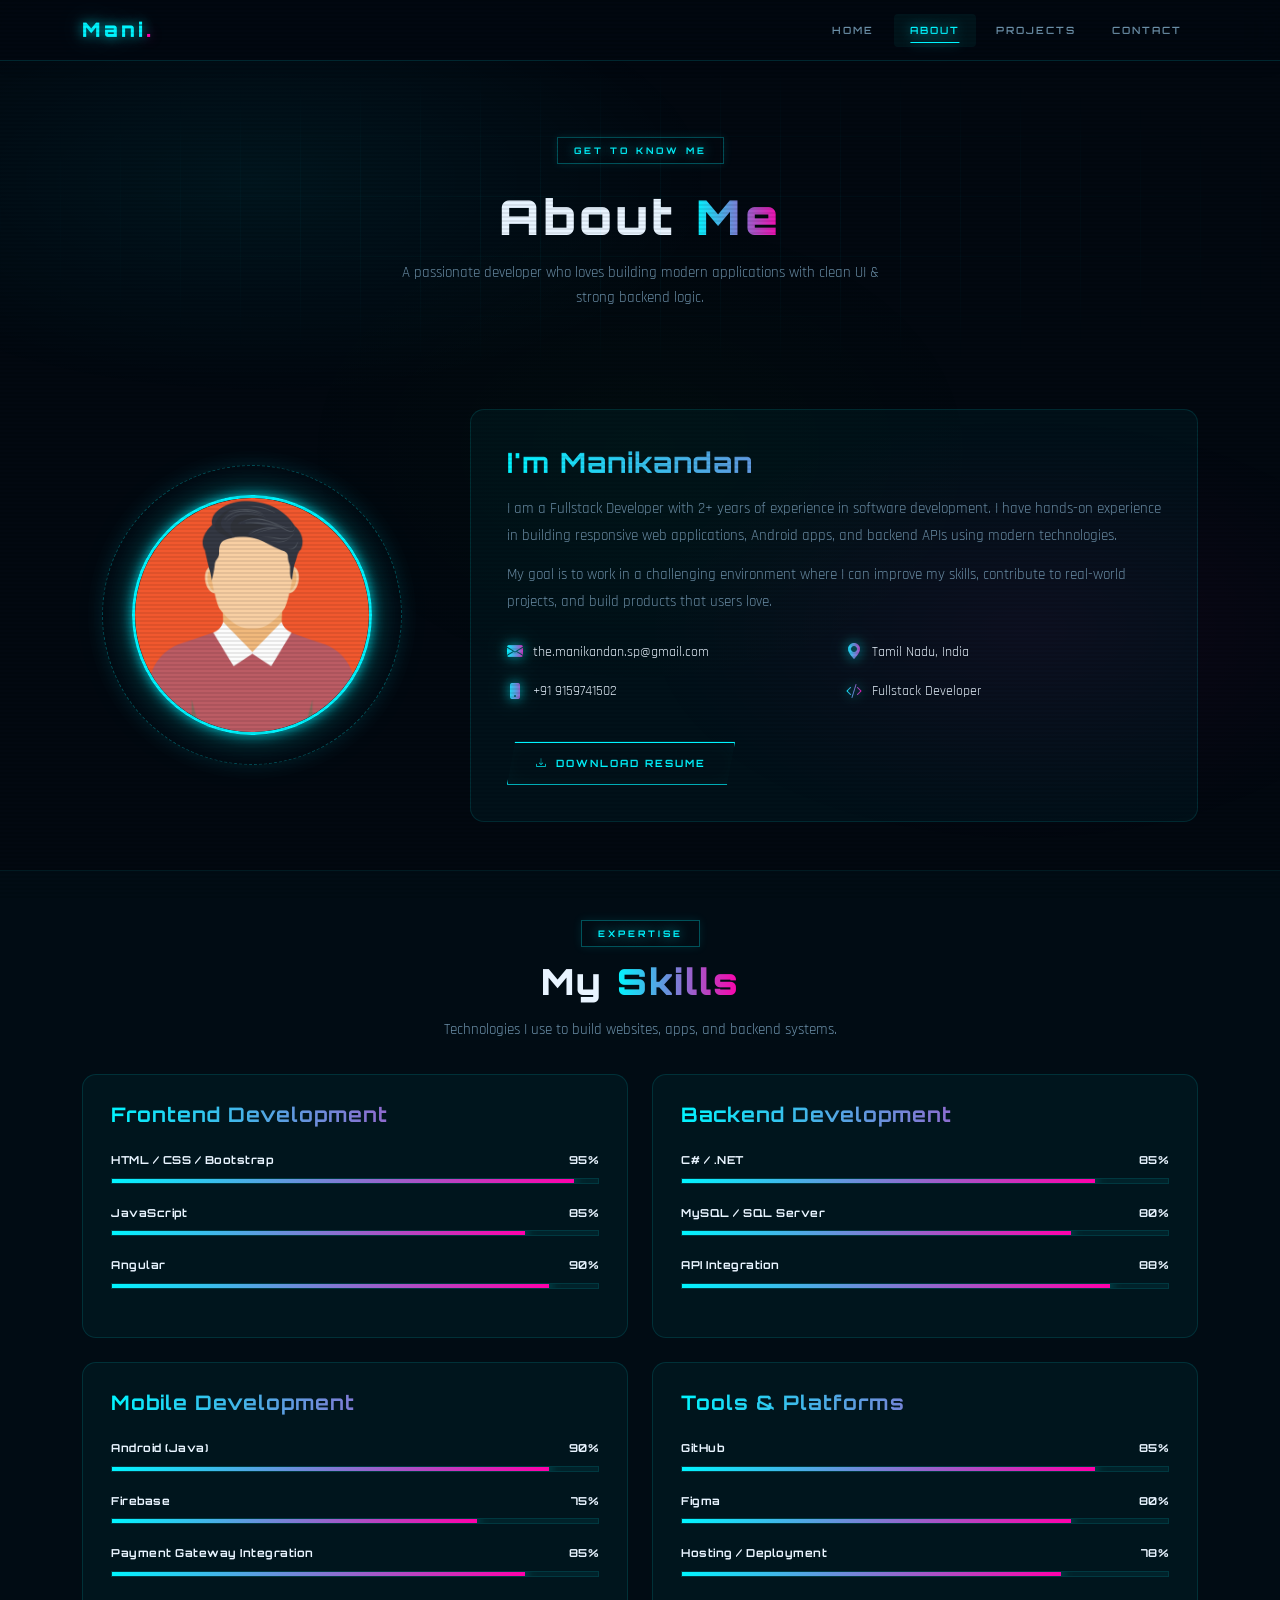
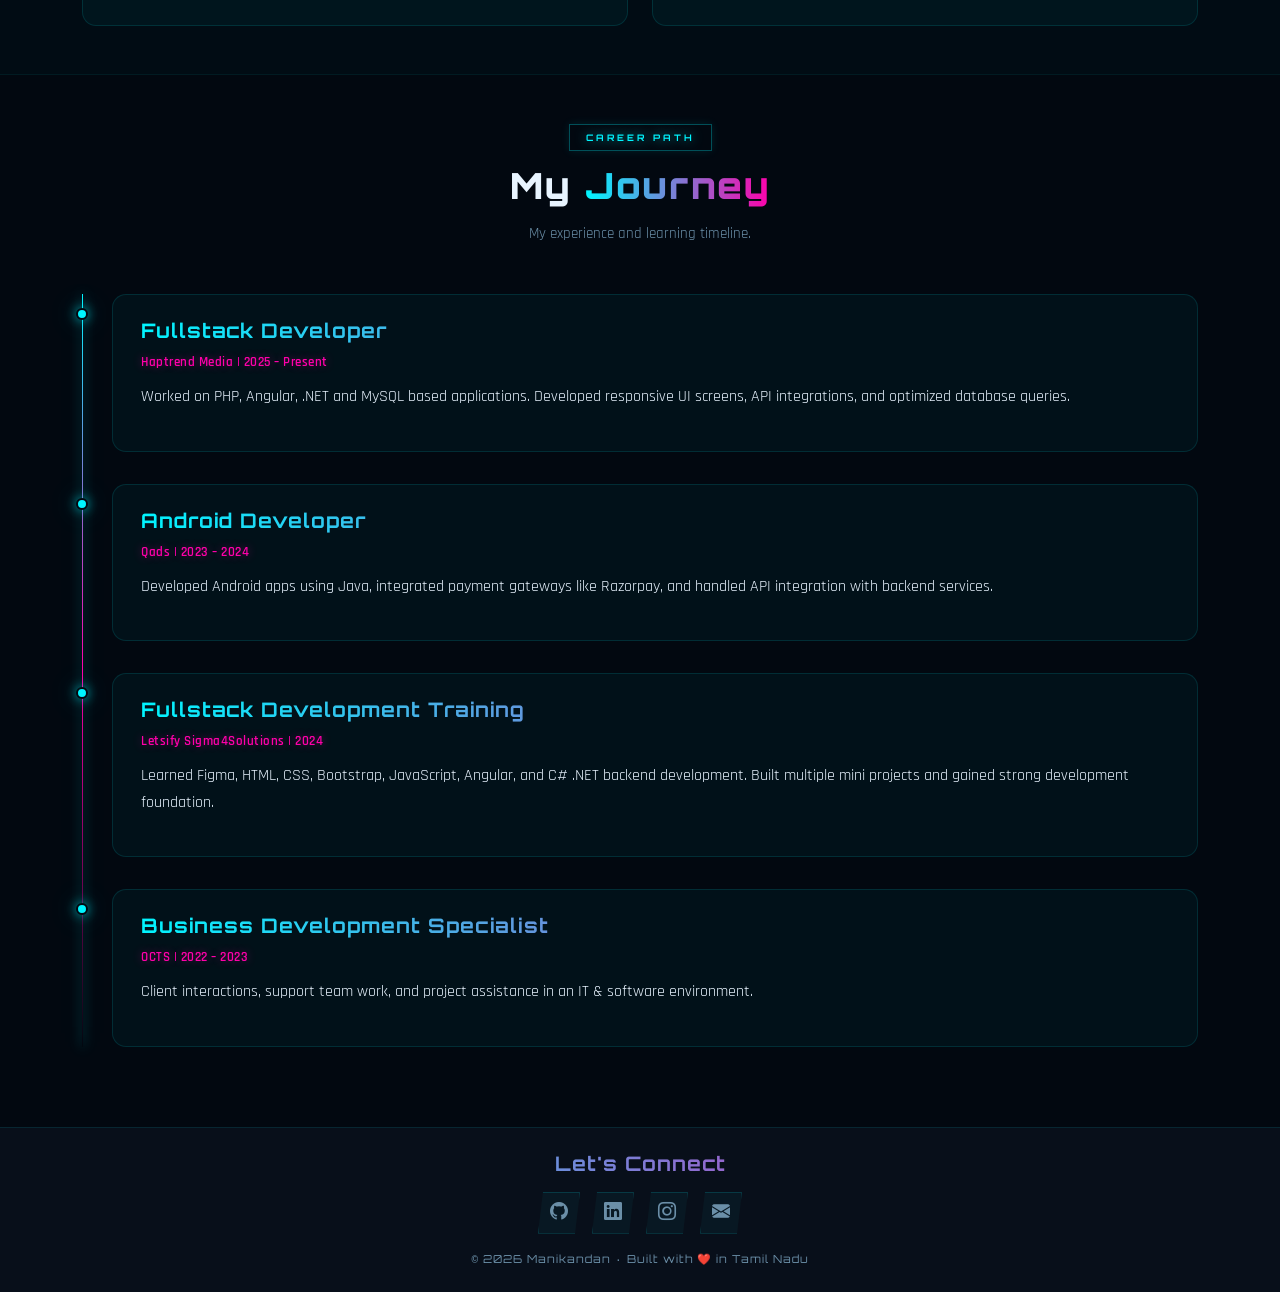
<file: about.html>
<!DOCTYPE html>
<html lang="en">
<head>
  <meta charset="UTF-8">
  <meta name="viewport" content="width=device-width, initial-scale=1.0">
  <title>About | Manikandan</title>
  <link href="https://cdn.jsdelivr.net/npm/bootstrap@5.3.2/dist/css/bootstrap.min.css" rel="stylesheet">
  <link rel="stylesheet" href="https://cdn.jsdelivr.net/npm/bootstrap-icons@1.11.1/font/bootstrap-icons.css">
  <link href="https://fonts.googleapis.com/css2?family=Orbitron:wght@400;600;700;800;900&family=Rajdhani:wght@300;400;500;600;700&display=swap" rel="stylesheet">
  <link rel="stylesheet" href="assets/css/style.css">
</head>
<body>

<nav class="navbar navbar-expand-lg fixed-top site-navbar">
  <div class="container">
    <a class="navbar-brand brand-logo" href="index.html">Mani<span>.</span></a>
    <button class="navbar-toggler" type="button" data-bs-toggle="collapse" data-bs-target="#navbarNav">
      <span class="hamburger-icon"><span></span><span></span><span></span></span>
    </button>
    <div class="collapse navbar-collapse justify-content-end" id="navbarNav">
      <ul class="navbar-nav gap-1">
        <li class="nav-item"><a class="nav-link" href="index.html">Home</a></li>
        <li class="nav-item"><a class="nav-link active" href="about.html">About</a></li>
        <li class="nav-item"><a class="nav-link" href="projects.html">Projects</a></li>
        <li class="nav-item"><a class="nav-link" href="contact.html">Contact</a></li>
      </ul>
    </div>
  </div>
</nav>

<!-- PAGE HERO -->
<section class="page-hero">
  <div class="container text-center">
    <span class="section-tag">Get to Know Me</span>
    <h1 class="page-hero-title">About <span class="gradient-text">Me</span></h1>
    <p class="page-hero-sub">A passionate developer who loves building modern applications with clean UI &amp; strong backend logic.</p>
  </div>
</section>

<!-- ABOUT CONTENT -->
<section class="py-5">
  <div class="container">
    <div class="row align-items-center g-5">
      <div class="col-lg-4 text-center fade-up">
        <div class="about-img-wrapper">
          <div class="about-img-ring"></div>
          <img src="assets/img/man.png" class="about-profile-img" alt="Manikandan">
        </div>
      </div>
      <div class="col-lg-8 fade-up delay-1">
        <div class="about-card">
          <h3 class="gradient-text fw-bold mb-3">I'm Manikandan</h3>
          <p class="about-text">
            I am a Fullstack Developer with 2+ years of experience in software development. 
            I have hands-on experience in building responsive web applications, Android apps, 
            and backend APIs using modern technologies.
          </p>
          <p class="about-text">
            My goal is to work in a challenging environment where I can improve my skills, 
            contribute to real-world projects, and build products that users love.
          </p>
          <div class="row mt-4">
            <div class="col-md-6">
              <div class="info-row"><i class="bi bi-envelope-fill gradient-text"></i> the.manikandan.sp@gmail.com</div>
              <div class="info-row"><i class="bi bi-phone-fill gradient-text"></i> +91 9159741502</div>
            </div>
            <div class="col-md-6">
              <div class="info-row"><i class="bi bi-geo-alt-fill gradient-text"></i> Tamil Nadu, India</div>
              <div class="info-row"><i class="bi bi-code-slash gradient-text"></i> Fullstack Developer</div>
            </div>
          </div>
          <div class="mt-4">
            <a href="assets/manikandans-resume.pdf" download class="btn-primary-grad"><i class="bi bi-download"></i> Download Resume</a>
          </div>
        </div>
      </div>
    </div>
  </div>
</section>

<!-- SKILLS WITH PROGRESS -->
<section class="py-5 section-alt">
  <div class="container">
    <div class="section-header text-center fade-up">
      <span class="section-tag">Expertise</span>
      <h2 class="section-title">My <span class="gradient-text">Skills</span></h2>
      <p class="section-subtitle">Technologies I use to build websites, apps, and backend systems.</p>
    </div>
    <div class="row g-4 mt-2">
      <div class="col-lg-6 fade-up delay-1">
        <div class="progress-card">
          <h5 class="gradient-text mb-4">Frontend Development</h5>
          <div class="skill-bar-item">
            <div class="skill-bar-label"><span>HTML / CSS / Bootstrap</span><span>95%</span></div>
            <div class="skill-bar"><div class="skill-bar-fill" style="width:95%"></div></div>
          </div>
          <div class="skill-bar-item">
            <div class="skill-bar-label"><span>JavaScript</span><span>85%</span></div>
            <div class="skill-bar"><div class="skill-bar-fill" style="width:85%"></div></div>
          </div>
          <div class="skill-bar-item">
            <div class="skill-bar-label"><span>Angular</span><span>90%</span></div>
            <div class="skill-bar"><div class="skill-bar-fill" style="width:90%"></div></div>
          </div>
        </div>
      </div>
      <div class="col-lg-6 fade-up delay-2">
        <div class="progress-card">
          <h5 class="gradient-text mb-4">Backend Development</h5>
          <div class="skill-bar-item">
            <div class="skill-bar-label"><span>C# / .NET</span><span>85%</span></div>
            <div class="skill-bar"><div class="skill-bar-fill" style="width:85%"></div></div>
          </div>
          <div class="skill-bar-item">
            <div class="skill-bar-label"><span>MySQL / SQL Server</span><span>80%</span></div>
            <div class="skill-bar"><div class="skill-bar-fill" style="width:80%"></div></div>
          </div>
          <div class="skill-bar-item">
            <div class="skill-bar-label"><span>API Integration</span><span>88%</span></div>
            <div class="skill-bar"><div class="skill-bar-fill" style="width:88%"></div></div>
          </div>
        </div>
      </div>
      <div class="col-lg-6 fade-up delay-3">
        <div class="progress-card">
          <h5 class="gradient-text mb-4">Mobile Development</h5>
          <div class="skill-bar-item">
            <div class="skill-bar-label"><span>Android (Java)</span><span>90%</span></div>
            <div class="skill-bar"><div class="skill-bar-fill" style="width:90%"></div></div>
          </div>
          <div class="skill-bar-item">
            <div class="skill-bar-label"><span>Firebase</span><span>75%</span></div>
            <div class="skill-bar"><div class="skill-bar-fill" style="width:75%"></div></div>
          </div>
          <div class="skill-bar-item">
            <div class="skill-bar-label"><span>Payment Gateway Integration</span><span>85%</span></div>
            <div class="skill-bar"><div class="skill-bar-fill" style="width:85%"></div></div>
          </div>
        </div>
      </div>
      <div class="col-lg-6 fade-up delay-4">
        <div class="progress-card">
          <h5 class="gradient-text mb-4">Tools & Platforms</h5>
          <div class="skill-bar-item">
            <div class="skill-bar-label"><span>GitHub</span><span>85%</span></div>
            <div class="skill-bar"><div class="skill-bar-fill" style="width:85%"></div></div>
          </div>
          <div class="skill-bar-item">
            <div class="skill-bar-label"><span>Figma</span><span>80%</span></div>
            <div class="skill-bar"><div class="skill-bar-fill" style="width:80%"></div></div>
          </div>
          <div class="skill-bar-item">
            <div class="skill-bar-label"><span>Hosting / Deployment</span><span>78%</span></div>
            <div class="skill-bar"><div class="skill-bar-fill" style="width:78%"></div></div>
          </div>
        </div>
      </div>
    </div>
  </div>
</section>

<!-- JOURNEY TIMELINE -->
<section class="py-5">
  <div class="container">
    <div class="section-header text-center fade-up">
      <span class="section-tag">Career Path</span>
      <h2 class="section-title">My <span class="gradient-text">Journey</span></h2>
      <p class="section-subtitle">My experience and learning timeline.</p>
    </div>
    <div class="timeline mt-5">
      <div class="timeline-item fade-up">
        <div class="timeline-dot"></div>
        <div class="timeline-content">
          <h5 class="gradient-text">Fullstack Developer</h5>
          <p class="exp-company">Haptrend Media | 2025 – Present</p>
          <p>Worked on PHP, Angular, .NET and MySQL based applications. Developed responsive UI screens, API integrations, and optimized database queries.</p>
        </div>
      </div>
      <div class="timeline-item fade-up delay-1">
        <div class="timeline-dot"></div>
        <div class="timeline-content">
          <h5 class="gradient-text">Android Developer</h5>
          <p class="exp-company">Qads | 2023 – 2024</p>
          <p>Developed Android apps using Java, integrated payment gateways like Razorpay, and handled API integration with backend services.</p>
        </div>
      </div>
      <div class="timeline-item fade-up delay-2">
        <div class="timeline-dot"></div>
        <div class="timeline-content">
          <h5 class="gradient-text">Fullstack Development Training</h5>
          <p class="exp-company">Letsify Sigma4Solutions | 2024</p>
          <p>Learned Figma, HTML, CSS, Bootstrap, JavaScript, Angular, and C# .NET backend development. Built multiple mini projects and gained strong development foundation.</p>
        </div>
      </div>
      <div class="timeline-item fade-up delay-3">
        <div class="timeline-dot"></div>
        <div class="timeline-content">
          <h5 class="gradient-text">Business Development Specialist</h5>
          <p class="exp-company">OCTS | 2022 – 2023</p>
          <p>Client interactions, support team work, and project assistance in an IT & software environment.</p>
        </div>
      </div>
    </div>
  </div>
</section>

<footer class="site-footer">
  <div class="container text-center py-4">
    <h5 class="gradient-text fw-bold mb-3">Let's Connect</h5>
    <div class="social-row">
      <a href="https://github.com/ManiAB17" target="_blank"><i class="bi bi-github"></i></a>
      <a href="#" target="_blank"><i class="bi bi-linkedin"></i></a>
      <a href="#" target="_blank"><i class="bi bi-instagram"></i></a>
      <a href="mailto:the.manikandan.sp@gmail.com"><i class="bi bi-envelope-fill"></i></a>
    </div>
    <p class="mt-3 mb-0 footer-copy">© <span id="year"></span> Manikandan · Built with ❤️ in Tamil Nadu</p>
  </div>
</footer>

<script src="https://cdn.jsdelivr.net/npm/bootstrap@5.3.2/dist/js/bootstrap.bundle.min.js"></script>
<script src="assets/js/script.js"></script>
<script>document.getElementById('year').textContent = new Date().getFullYear();</script>
</body>
</html>
</file>
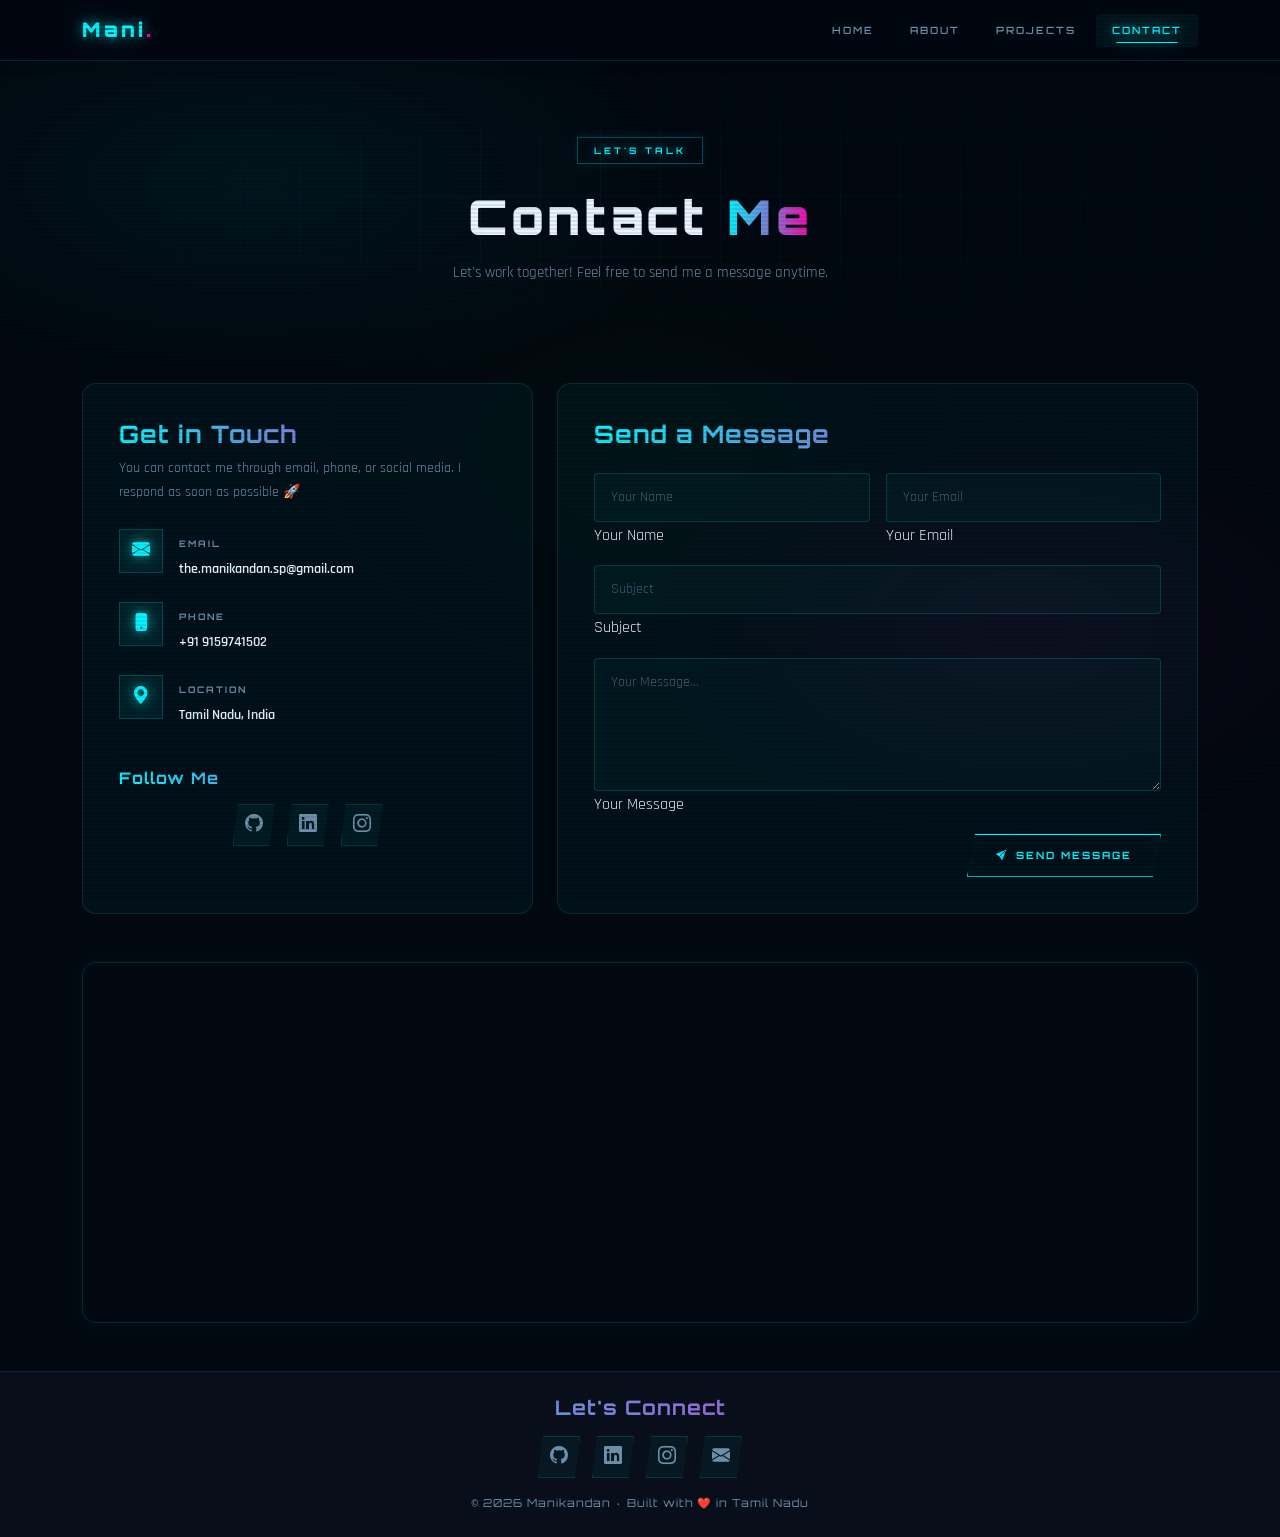
<file: contact.html>
<!DOCTYPE html>
<html lang="en">
<head>
  <meta charset="UTF-8">
  <meta name="viewport" content="width=device-width, initial-scale=1.0">
  <title>Contact | Manikandan</title>
  <link href="https://cdn.jsdelivr.net/npm/bootstrap@5.3.2/dist/css/bootstrap.min.css" rel="stylesheet">
  <link rel="stylesheet" href="https://cdn.jsdelivr.net/npm/bootstrap-icons@1.11.1/font/bootstrap-icons.css">
  <link href="https://fonts.googleapis.com/css2?family=Orbitron:wght@400;600;700;800;900&family=Rajdhani:wght@300;400;500;600;700&display=swap" rel="stylesheet">
  <link rel="stylesheet" href="assets/css/style.css">
</head>
<body>

<nav class="navbar navbar-expand-lg fixed-top site-navbar">
  <div class="container">
    <a class="navbar-brand brand-logo" href="index.html">Mani<span>.</span></a>
    <button class="navbar-toggler" type="button" data-bs-toggle="collapse" data-bs-target="#navbarNav">
      <span class="hamburger-icon"><span></span><span></span><span></span></span>
    </button>
    <div class="collapse navbar-collapse justify-content-end" id="navbarNav">
      <ul class="navbar-nav gap-1">
        <li class="nav-item"><a class="nav-link" href="index.html">Home</a></li>
        <li class="nav-item"><a class="nav-link" href="about.html">About</a></li>
        <li class="nav-item"><a class="nav-link" href="projects.html">Projects</a></li>
        <li class="nav-item"><a class="nav-link active" href="contact.html">Contact</a></li>
      </ul>
    </div>
  </div>
</nav>

<!-- PAGE HERO -->
<section class="page-hero">
  <div class="container text-center">
    <span class="section-tag">Let's Talk</span>
    <h1 class="page-hero-title">Contact <span class="gradient-text">Me</span></h1>
    <p class="page-hero-sub">Let's work together! Feel free to send me a message anytime.</p>
  </div>
</section>

<section class="py-5">
  <div class="container">
    <div class="row g-4">

      <!-- Contact Info -->
      <div class="col-lg-5 fade-up">
        <div class="contact-info-card">
          <h4 class="gradient-text fw-bold mb-2">Get in Touch</h4>
          <p class="contact-info-sub">You can contact me through email, phone, or social media. I respond as soon as possible 🚀</p>
          <div class="contact-info-list mt-4">
            <div class="contact-info-item">
              <div class="contact-info-icon"><i class="bi bi-envelope-fill"></i></div>
              <div>
                <small>Email</small>
                <p><a href="mailto:the.manikandan.sp@gmail.com">the.manikandan.sp@gmail.com</a></p>
              </div>
            </div>
            <div class="contact-info-item">
              <div class="contact-info-icon"><i class="bi bi-phone-fill"></i></div>
              <div>
                <small>Phone</small>
                <p><a href="tel:+919159741502">+91 9159741502</a></p>
              </div>
            </div>
            <div class="contact-info-item">
              <div class="contact-info-icon"><i class="bi bi-geo-alt-fill"></i></div>
              <div>
                <small>Location</small>
                <p>Tamil Nadu, India</p>
              </div>
            </div>
          </div>
          <hr class="divider mt-4">
          <h6 class="gradient-text fw-bold mb-3">Follow Me</h6>
          <div class="social-row">
            <a href="https://github.com/ManiAB17" target="_blank"><i class="bi bi-github"></i></a>
            <a href="#" target="_blank"><i class="bi bi-linkedin"></i></a>
            <a href="#" target="_blank"><i class="bi bi-instagram"></i></a>
          </div>
        </div>
      </div>

      <!-- Contact Form -->
      <div class="col-lg-7 fade-up delay-1">
        <div class="contact-form-card">
          <h4 class="gradient-text fw-bold mb-4">Send a Message</h4>

          <!-- 
            💡 HOW TO ENABLE THIS FORM FOR GITHUB PAGES:
            1. Go to https://formspree.io and create a free account
            2. Create a new form and get your form ID (looks like: xyzabcde)
            3. Replace 'YOUR_FORMSPREE_ID' below with your actual form ID
            4. The form will work perfectly on GitHub Pages — no server needed!
          -->
          <div id="successMsg" class="alert alert-success d-none">✅ Your message has been sent successfully!</div>
          <div id="errorMsg" class="alert alert-danger d-none">❌ Something went wrong. Please try again.</div>

          <form id="contactForm" action="https://formspree.io/f/YOUR_FORMSPREE_ID" method="POST">
            <div class="row g-3">
              <div class="col-md-6">
                <div class="form-floating-custom">
                  <input type="text" name="name" class="form-control neon-input" placeholder="Your Name" required>
                  <label>Your Name</label>
                </div>
              </div>
              <div class="col-md-6">
                <div class="form-floating-custom">
                  <input type="email" name="email" class="form-control neon-input" placeholder="Your Email" required>
                  <label>Your Email</label>
                </div>
              </div>
              <div class="col-12">
                <div class="form-floating-custom">
                  <input type="text" name="subject" class="form-control neon-input" placeholder="Subject" required>
                  <label>Subject</label>
                </div>
              </div>
              <div class="col-12">
                <div class="form-floating-custom">
                  <textarea name="message" rows="5" class="form-control neon-input" placeholder="Your Message..." required></textarea>
                  <label>Your Message</label>
                </div>
              </div>
              <div class="col-12 text-end">
                <button type="submit" class="btn-primary-grad" id="submitBtn">
                  <i class="bi bi-send-fill"></i> Send Message
                </button>
              </div>
            </div>
          </form>
        </div>
      </div>
    </div>

    <!-- Map -->
    <div class="row mt-5 fade-up">
      <div class="col-12">
        <div class="map-wrapper">
          <iframe
            src="https://www.google.com/maps/embed?pb=!1m18!1m12!1m3!1d125435.44985613263!2d78.5897!3d10.0159!2m3!1f0!2f0!3f0!3m2!1i1024!2i768!4f13.1!3m3!1m2!1s0x3b00cf24b20dac01%3A0x5df9ee7fd7de6499!2sKaraikudi%2C%20Tamil%20Nadu!5e0!3m2!1sen!2sin!4v1700000000000"
            width="100%" height="350" style="border:0;" allowfullscreen="" loading="lazy">
          </iframe>
        </div>
      </div>
    </div>

  </div>
</section>

<footer class="site-footer">
  <div class="container text-center py-4">
    <h5 class="gradient-text fw-bold mb-3">Let's Connect</h5>
    <div class="social-row">
      <a href="https://github.com/ManiAB17" target="_blank"><i class="bi bi-github"></i></a>
      <a href="#" target="_blank"><i class="bi bi-linkedin"></i></a>
      <a href="#" target="_blank"><i class="bi bi-instagram"></i></a>
      <a href="mailto:the.manikandan.sp@gmail.com"><i class="bi bi-envelope-fill"></i></a>
    </div>
    <p class="mt-3 mb-0 footer-copy">© <span id="year"></span> Manikandan · Built with ❤️ in Tamil Nadu</p>
  </div>
</footer>

<script src="https://cdn.jsdelivr.net/npm/bootstrap@5.3.2/dist/js/bootstrap.bundle.min.js"></script>
<script src="assets/js/script.js"></script>
<script>
  document.getElementById('year').textContent = new Date().getFullYear();

  // Formspree AJAX submission
  const form = document.getElementById('contactForm');
  form.addEventListener('submit', async function(e) {
    e.preventDefault();
    const btn = document.getElementById('submitBtn');
    btn.innerHTML = '<i class="bi bi-hourglass-split"></i> Sending...';
    btn.disabled = true;
    try {
      const res = await fetch(form.action, {
        method: 'POST',
        body: new FormData(form),
        headers: { 'Accept': 'application/json' }
      });
      if (res.ok) {
        document.getElementById('successMsg').classList.remove('d-none');
        form.reset();
      } else {
        document.getElementById('errorMsg').classList.remove('d-none');
      }
    } catch {
      document.getElementById('errorMsg').classList.remove('d-none');
    }
    btn.innerHTML = '<i class="bi bi-send-fill"></i> Send Message';
    btn.disabled = false;
  });
</script>
</body>
</html>
</file>
<file: assets/css/style.css>
/* ============================================================
   MANIKANDAN PORTFOLIO — NEON CYBERPUNK THEME
   Font: Orbitron (headings) + Rajdhani (body)
   Palette: Deep black + Electric Cyan + Hot Magenta + Acid Green
============================================================ */

:root {
  --cyan:    #00f5ff;
  --magenta: #ff00aa;
  --green:   #39ff14;
  --bg:      #020810;
  --bg2:     #080f1a;
  --card:    rgba(0, 245, 255, 0.04);
  --card-b:  rgba(0, 245, 255, 0.12);
  --text:    #e8f4ff;
  --muted:   #6b8fa8;
  --radius:  14px;
  --glow-c:  0 0 12px rgba(0,245,255,.7), 0 0 30px rgba(0,245,255,.3), 0 0 60px rgba(0,245,255,.15);
  --glow-m:  0 0 12px rgba(255,0,170,.7), 0 0 30px rgba(255,0,170,.3), 0 0 60px rgba(255,0,170,.15);
  --glow-g:  0 0 12px rgba(57,255,20,.7),  0 0 30px rgba(57,255,20,.3),  0 0 60px rgba(57,255,20,.15);
}

html { scroll-behavior: smooth; }
*, *::before, *::after { box-sizing: border-box; }

body {
  font-family: 'Rajdhani', sans-serif;
  background: var(--bg);
  color: var(--text);
  padding-top: 76px;
  overflow-x: hidden;
  line-height: 1.7;
}

/* SCANLINE */
body::before {
  content: "";
  position: fixed; inset: 0;
  background: repeating-linear-gradient(0deg,transparent,transparent 2px,rgba(0,0,0,.08) 2px,rgba(0,0,0,.08) 4px);
  pointer-events: none;
  z-index: 9999;
}

/* AMBIENT GLOW */
body::after {
  content: "";
  position: fixed; inset: 0;
  background:
    radial-gradient(ellipse 60% 40% at 20% 20%, rgba(0,245,255,.06) 0%, transparent 60%),
    radial-gradient(ellipse 50% 40% at 80% 70%, rgba(255,0,170,.05) 0%, transparent 60%),
    radial-gradient(ellipse 40% 40% at 50% 50%, rgba(57,255,20,.02) 0%, transparent 70%);
  pointer-events: none;
  z-index: -1;
}

h1,h2,h3,h4,h5,h6 { font-family: 'Orbitron', monospace; font-weight: 700; letter-spacing: 1px; }
a { text-decoration: none; }

/* ── NAVBAR ── */
.site-navbar {
  background: rgba(2,8,16,.94);
  backdrop-filter: blur(20px);
  border-bottom: 1px solid rgba(0,245,255,.15);
  box-shadow: 0 0 20px rgba(0,245,255,.08);
}
.brand-logo {
  font-family: 'Orbitron', monospace;
  font-size: 20px; font-weight: 900;
  color: var(--cyan) !important;
  text-shadow: var(--glow-c);
  letter-spacing: 3px;
}
.brand-logo span { color: var(--magenta); text-shadow: var(--glow-m); }
.site-navbar .nav-link {
  font-family: 'Orbitron', monospace;
  font-size: 10px; font-weight: 600;
  letter-spacing: 2px; text-transform: uppercase;
  color: var(--muted) !important;
  padding: 8px 16px !important;
  border-radius: 4px;
  transition: all .25s;
  position: relative;
}
.site-navbar .nav-link::after {
  content:''; position:absolute;
  bottom:4px; left:50%;
  transform:translateX(-50%);
  width:0; height:1px;
  background:var(--cyan); box-shadow:var(--glow-c);
  transition:width .3s;
}
.site-navbar .nav-link:hover::after,
.site-navbar .nav-link.active::after { width:60%; }
.site-navbar .nav-link:hover,
.site-navbar .nav-link.active { color:var(--cyan) !important; text-shadow:var(--glow-c); background:rgba(0,245,255,.05); }

.navbar-toggler { border:1px solid rgba(0,245,255,.3) !important; background:none; padding:6px 10px; }
.navbar-toggler:focus { box-shadow:0 0 8px rgba(0,245,255,.4) !important; }
.hamburger-icon { display:flex; flex-direction:column; gap:5px; }
.hamburger-icon span { display:block; width:22px; height:2px; background:var(--cyan); border-radius:2px; box-shadow:var(--glow-c); }

/* ── GRADIENT TEXT ── */
.gradient-text {
  background: linear-gradient(90deg, var(--cyan), var(--magenta));
  -webkit-background-clip: text; -webkit-text-fill-color: transparent; background-clip: text;
}

/* ── BUTTONS ── */
.btn-primary-grad {
  display:inline-flex; align-items:center; gap:8px;
  padding:12px 28px;
  font-family:'Orbitron',monospace; font-weight:700; font-size:10px;
  letter-spacing:2px; text-transform:uppercase;
  background:transparent; color:var(--cyan) !important;
  border:1.5px solid var(--cyan);
  box-shadow:var(--glow-c), inset 0 0 20px rgba(0,245,255,.04);
  clip-path:polygon(8px 0%,100% 0%,calc(100% - 8px) 100%,0% 100%);
  transition:all .3s; cursor:pointer;
}
.btn-primary-grad:hover { background:var(--cyan); color:var(--bg) !important; box-shadow:var(--glow-c),0 0 40px rgba(0,245,255,.4); transform:translateY(-3px); }

.btn-outline-grad {
  display:inline-flex; align-items:center; gap:8px;
  padding:11px 28px;
  font-family:'Orbitron',monospace; font-weight:700; font-size:10px;
  letter-spacing:2px; text-transform:uppercase;
  background:transparent; color:var(--magenta) !important;
  border:1.5px solid var(--magenta);
  box-shadow:var(--glow-m), inset 0 0 20px rgba(255,0,170,.04);
  clip-path:polygon(8px 0%,100% 0%,calc(100% - 8px) 100%,0% 100%);
  transition:all .3s;
}
.btn-outline-grad:hover { background:var(--magenta); color:white !important; box-shadow:var(--glow-m),0 0 40px rgba(255,0,170,.4); transform:translateY(-3px); }

.btn-ghost {
  display:inline-flex; align-items:center; gap:8px;
  padding:11px 24px;
  font-family:'Orbitron',monospace; font-weight:600; font-size:10px;
  letter-spacing:2px; text-transform:uppercase;
  color:var(--muted) !important; border:1px solid rgba(107,143,168,.3);
  background:transparent; transition:all .3s;
}
.btn-ghost:hover { border-color:var(--green); color:var(--green) !important; text-shadow:var(--glow-g); transform:translateY(-3px); }

/* ── SECTION ── */
.section-alt { background:rgba(0,245,255,.02); border-top:1px solid rgba(0,245,255,.06); border-bottom:1px solid rgba(0,245,255,.06); }
.section-header { max-width:640px; margin:0 auto; }
.section-tag {
  display:inline-block;
  font-family:'Orbitron',monospace; font-size:9px; font-weight:700;
  letter-spacing:3px; text-transform:uppercase;
  color:var(--cyan); border:1px solid rgba(0,245,255,.3);
  padding:5px 16px; margin-bottom:14px;
  text-shadow:var(--glow-c); box-shadow:0 0 10px rgba(0,245,255,.1);
}
.section-title { font-size:36px; font-weight:900; line-height:1.15; margin-bottom:14px; color:var(--text); letter-spacing:2px; }
.section-subtitle { color:var(--muted); font-size:15px; margin:0; font-family:'Rajdhani',sans-serif; }

/* ── HERO ── */
.hero-section { padding:70px 0 90px; position:relative; overflow:hidden; }
.hero-bg-shape { position:absolute; border-radius:50%; filter:blur(100px); pointer-events:none; z-index:0; }
.shape-1 { width:600px; height:600px; background:rgba(0,245,255,.06); top:-200px; right:-150px; }
.shape-2 { width:400px; height:400px; background:rgba(255,0,170,.05); bottom:-100px; left:-100px; }

.hero-section::before {
  content:''; position:absolute; inset:0;
  background-image: linear-gradient(rgba(0,245,255,.04) 1px,transparent 1px), linear-gradient(90deg,rgba(0,245,255,.04) 1px,transparent 1px);
  background-size:60px 60px;
  mask-image:radial-gradient(ellipse at center,black 20%,transparent 80%);
  z-index:0;
}

.hero-content { position:relative; z-index:1; }
.hero-tag {
  display:inline-flex; align-items:center; gap:8px;
  font-family:'Orbitron',monospace; font-size:10px; font-weight:700;
  color:var(--green); background:rgba(57,255,20,.06);
  border:1px solid rgba(57,255,20,.3);
  padding:7px 18px; margin-bottom:22px;
  letter-spacing:2px; text-transform:uppercase;
  text-shadow:var(--glow-g); box-shadow:0 0 12px rgba(57,255,20,.1);
}
.hero-tag::before { content:'▶'; font-size:8px; }

.hero-title { font-size:54px; font-weight:900; line-height:1.1; color:var(--text); margin-bottom:20px; letter-spacing:3px; }
.hero-subtitle { font-size:16px; color:var(--muted); max-width:480px; margin-bottom:36px; font-family:'Rajdhani',sans-serif; line-height:1.8; }
.hero-actions { display:flex; gap:14px; flex-wrap:wrap; margin-bottom:48px; }

.hero-stats {
  display:flex; align-items:center; gap:28px;
  padding:18px 28px;
  background:rgba(0,245,255,.03);
  border:1px solid rgba(0,245,255,.15);
  box-shadow:0 0 20px rgba(0,245,255,.05), inset 0 0 20px rgba(0,245,255,.02);
  width:fit-content;
}
.stat-item { text-align:center; }
.stat-num { display:block; font-size:28px; font-weight:900; font-family:'Orbitron',monospace; background:linear-gradient(90deg,var(--cyan),var(--magenta)); -webkit-background-clip:text; -webkit-text-fill-color:transparent; }
.stat-label { font-size:9px; color:var(--muted); font-weight:600; letter-spacing:1.5px; text-transform:uppercase; font-family:'Orbitron',monospace; }
.stat-divider { width:1px; height:40px; background:rgba(0,245,255,.2); }

.hero-image-col { position:relative; z-index:1; }
.hero-img-wrapper { position:relative; display:inline-block; }
.hero-img-ring { position:absolute; border-radius:50%; top:50%; left:50%; animation:spin 10s linear infinite; }
.ring-1 { width:320px; height:320px; border:1px solid rgba(0,245,255,.3); transform:translate(-50%,-50%); box-shadow:var(--glow-c); }
.ring-2 { width:380px; height:380px; border:1px dashed rgba(255,0,170,.2); transform:translate(-50%,-50%); animation-direction:reverse; animation-duration:16s; }
@keyframes spin { from{transform:translate(-50%,-50%) rotate(0deg)} to{transform:translate(-50%,-50%) rotate(360deg)} }

.hero-profile-img { width:260px; height:260px; border-radius:50%; object-fit:cover; border:3px solid var(--cyan); box-shadow:var(--glow-c),0 0 60px rgba(0,245,255,.2); animation:float 4s ease-in-out infinite; position:relative; z-index:2; }
@keyframes float { 0%,100%{transform:translateY(0)} 50%{transform:translateY(-14px)} }

.floating-badge {
  position:absolute; background:var(--bg2);
  border:1px solid var(--cyan); padding:8px 16px;
  font-size:10px; font-weight:700; font-family:'Orbitron',monospace;
  color:var(--cyan); box-shadow:var(--glow-c); z-index:3;
  white-space:nowrap; letter-spacing:1px;
  clip-path:polygon(6px 0%,100% 0%,calc(100% - 6px) 100%,0% 100%);
  animation:float2 3.5s ease-in-out infinite;
}
.badge-1 { bottom:20px; left:-30px; border-color:var(--magenta); color:var(--magenta); box-shadow:var(--glow-m); animation-delay:0s; }
.badge-2 { top:30px; right:-30px; animation-delay:.8s; }
@keyframes float2 { 0%,100%{transform:translateY(0)} 50%{transform:translateY(-8px)} }

/* ── SKILL CARDS ── */
.skill-card {
  background:var(--card); border-radius:var(--radius);
  padding:30px 24px; border:1px solid var(--card-b);
  transition:all .35s; text-align:center; height:100%;
  position:relative; overflow:hidden;
}
.skill-card::before { content:''; position:absolute; top:0; left:0; right:0; height:2px; background:linear-gradient(90deg,transparent,var(--cyan),transparent); opacity:0; transition:opacity .3s; }
.skill-card:hover { transform:translateY(-10px); box-shadow:0 0 40px rgba(0,245,255,.12); border-color:var(--cyan); }
.skill-card:hover::before { opacity:1; }
.skill-icon { width:60px; height:60px; background:rgba(0,245,255,.08); border:1px solid rgba(0,245,255,.2); border-radius:10px; display:flex; align-items:center; justify-content:center; margin:0 auto 16px; font-size:26px; color:var(--cyan); text-shadow:var(--glow-c); box-shadow:0 0 20px rgba(0,245,255,.1); }
.skill-card h5 { font-size:12px; font-weight:700; letter-spacing:2px; text-transform:uppercase; margin-bottom:8px; }
.skill-card p { font-size:13px; color:var(--muted); margin:0; font-family:'Rajdhani',sans-serif; }

/* ── PROJECT LOGOS (home featured) ── */
.project-logo-card { background:var(--card); border:1px solid var(--card-b); border-radius:50%; padding:12px; display:flex; align-items:center; justify-content:center; aspect-ratio:1; transition:all .3s; }
.project-logo-card:hover { transform:translateY(-8px); border-color:var(--cyan); box-shadow:var(--glow-c); }
.project-logo-img { width:100%; height:100%; max-width:180px; max-height:180px; object-fit:fill; border-radius:50%; }
.project-name { font-size:11px; color:var(--muted); font-family:'Orbitron',monospace; font-weight:600; letter-spacing:.5px; }

/* ── SERVICE CARDS ── */
.service-card {
  background:var(--card); border-radius:var(--radius);
  padding:32px 28px; border:1px solid var(--card-b);
  transition:all .35s; height:100%; position:relative; overflow:hidden;
}
.service-card:hover { transform:translateY(-10px); }
.service-card:nth-child(1):hover { border-color:var(--cyan); box-shadow:0 0 30px rgba(0,245,255,.12); }
.service-card:nth-child(2):hover { border-color:var(--magenta); box-shadow:0 0 30px rgba(255,0,170,.12); }
.service-card:nth-child(3):hover { border-color:var(--green); box-shadow:0 0 30px rgba(57,255,20,.12); }
.service-num { font-size:64px; font-weight:900; font-family:'Orbitron',monospace; -webkit-text-fill-color:transparent; background:linear-gradient(135deg,rgba(0,245,255,.08),rgba(255,0,170,.04)); -webkit-background-clip:text; position:absolute; top:12px; right:20px; line-height:1; }
.service-card h5 { font-size:12px; font-weight:700; color:var(--cyan); letter-spacing:1.5px; margin-bottom:12px; text-shadow:var(--glow-c); }
.service-card p { font-size:14px; color:var(--muted); margin:0; font-family:'Rajdhani',sans-serif; }

/* ── TIMELINE ── */
.timeline { position:relative; padding-left:30px; }
.timeline::before { content:''; position:absolute; left:0; top:0; bottom:0; width:1px; background:linear-gradient(to bottom,var(--cyan),var(--magenta),transparent); box-shadow:var(--glow-c); }
.timeline-item { position:relative; margin-bottom:32px; }
.timeline-dot { position:absolute; left:-36px; top:14px; width:12px; height:12px; border-radius:50%; background:var(--cyan); border:2px solid var(--bg); box-shadow:var(--glow-c); animation:pulse 2s ease-in-out infinite; }
@keyframes pulse { 0%,100%{box-shadow:var(--glow-c)} 50%{box-shadow:0 0 20px rgba(0,245,255,1),0 0 40px rgba(0,245,255,.5)} }
.timeline-content { background:var(--card); border-radius:var(--radius); padding:24px 28px; border:1px solid var(--card-b); transition:all .3s; }
.timeline-content:hover { border-color:rgba(0,245,255,.3); box-shadow:0 0 20px rgba(0,245,255,.08); }
.exp-badge { font-size:10px; font-weight:700; font-family:'Orbitron',monospace; color:var(--cyan); background:rgba(0,245,255,.08); padding:5px 14px; border:1px solid rgba(0,245,255,.25); white-space:nowrap; letter-spacing:1px; box-shadow:0 0 10px rgba(0,245,255,.1); }
.exp-company { font-size:13px; font-weight:600; color:var(--magenta); margin-bottom:10px; text-shadow:0 0 8px rgba(255,0,170,.4); letter-spacing:.5px; }
.exp-list { padding-left:18px; margin:0; }
.exp-list li { font-size:14px; color:var(--muted); margin-bottom:6px; line-height:1.6; font-family:'Rajdhani',sans-serif; }

/* ── SKILL TAGS ── */
.skill-tag-card { background:var(--card); border-radius:var(--radius); padding:24px; border:1px solid var(--card-b); height:100%; transition:all .3s; }
.skill-tag-card:hover { border-color:rgba(0,245,255,.3); box-shadow:0 0 20px rgba(0,245,255,.06); }
.skill-tag-card h5 { font-size:11px; font-weight:700; display:flex; align-items:center; gap:8px; margin:0; letter-spacing:2px; text-transform:uppercase; color:var(--cyan); text-shadow:var(--glow-c); }
.skill-tags { display:flex; flex-wrap:wrap; gap:8px; }
.skill-tag { display:inline-block; padding:6px 14px; font-size:11px; font-weight:600; background:rgba(0,245,255,.05); color:var(--cyan); border:1px solid rgba(0,245,255,.2); font-family:'Orbitron',monospace; letter-spacing:.5px; transition:all .25s; cursor:default; clip-path:polygon(4px 0%,100% 0%,calc(100% - 4px) 100%,0% 100%); }
.skill-tag:hover { background:rgba(0,245,255,.12); border-color:var(--cyan); box-shadow:0 0 10px rgba(0,245,255,.3); transform:translateY(-2px); }

/* ── CTA ── */
.cta-section { padding:60px 0; }
.cta-card { background:rgba(0,245,255,.03); border-radius:16px; padding:64px 40px; text-align:center; position:relative; overflow:hidden; border:1px solid rgba(0,245,255,.2); box-shadow:0 0 60px rgba(0,245,255,.08), inset 0 0 60px rgba(0,245,255,.02); }
.cta-glow { position:absolute; width:500px; height:500px; border-radius:50%; background:radial-gradient(circle,rgba(0,245,255,.06),transparent 70%); top:50%; left:50%; transform:translate(-50%,-50%); pointer-events:none; }
.cta-card::before,.cta-card::after { content:''; position:absolute; width:40px; height:40px; border-color:var(--magenta); border-style:solid; }
.cta-card::before { top:16px; left:16px; border-width:2px 0 0 2px; box-shadow:-4px -4px 12px rgba(255,0,170,.3); }
.cta-card::after  { bottom:16px; right:16px; border-width:0 2px 2px 0; box-shadow:4px 4px 12px rgba(255,0,170,.3); }
.cta-card h2 { font-size:36px; font-weight:900; letter-spacing:3px; background:linear-gradient(90deg,var(--cyan),var(--magenta)); -webkit-background-clip:text; -webkit-text-fill-color:transparent; background-clip:text; position:relative; }
.cta-card p { color:var(--muted); font-size:16px; max-width:500px; margin:14px auto 32px; position:relative; font-family:'Rajdhani',sans-serif; }

/* ── FOOTER ── */
.site-footer { background:var(--bg2); border-top:1px solid rgba(0,245,255,.1); }
.social-row { display:flex; justify-content:center; gap:12px; }
.social-row a { width:42px; height:42px; background:rgba(0,245,255,.04); border:1px solid rgba(0,245,255,.15); display:flex; align-items:center; justify-content:center; font-size:18px; color:var(--muted); transition:all .3s; clip-path:polygon(5px 0%,100% 0%,calc(100% - 5px) 100%,0% 100%); }
.social-row a:hover { color:var(--cyan); border-color:var(--cyan); box-shadow:var(--glow-c); background:rgba(0,245,255,.08); transform:translateY(-3px); }
.footer-copy { color:var(--muted); font-size:11px; font-family:'Orbitron',monospace; letter-spacing:1px; }

/* ── PAGE HERO ── */
.page-hero { padding:60px 0 50px; text-align:center; position:relative; overflow:hidden; }
.page-hero::before { content:''; position:absolute; inset:0; background-image:linear-gradient(rgba(0,245,255,.04) 1px,transparent 1px),linear-gradient(90deg,rgba(0,245,255,.04) 1px,transparent 1px); background-size:60px 60px; mask-image:radial-gradient(ellipse at center,black 20%,transparent 80%); }
.page-hero-title { font-size:48px; font-weight:900; margin:10px 0 14px; letter-spacing:4px; }
.page-hero-sub { color:var(--muted); font-size:15px; max-width:500px; margin:0 auto; font-family:'Rajdhani',sans-serif; }

/* ── ABOUT ── */
.about-img-wrapper { position:relative; display:inline-block; }
.about-img-ring { position:absolute; width:300px; height:300px; border-radius:50%; border:1px dashed rgba(0,245,255,.3); top:50%; left:50%; transform:translate(-50%,-50%); animation:spin 16s linear infinite; box-shadow:0 0 20px rgba(0,245,255,.1); }
.about-profile-img { width:240px; height:240px; border-radius:50%; object-fit:cover; border:3px solid var(--cyan); box-shadow:var(--glow-c); animation:float 4s ease-in-out infinite; position:relative; z-index:1; }
.about-card { background:var(--card); border-radius:var(--radius); padding:36px; border:1px solid var(--card-b); }
.about-text { font-size:15px; color:var(--muted); margin-bottom:12px; font-family:'Rajdhani',sans-serif; line-height:1.8; }
.info-row { display:flex; align-items:center; gap:10px; margin-bottom:12px; font-size:14px; color:var(--text); font-family:'Rajdhani',sans-serif; }
.info-row i { font-size:16px; color:var(--cyan); text-shadow:var(--glow-c); }

.progress-card { background:var(--card); border-radius:var(--radius); padding:28px; border:1px solid var(--card-b); height:100%; }
.skill-bar-item { margin-bottom:20px; }
.skill-bar-label { display:flex; justify-content:space-between; font-size:11px; font-weight:700; color:var(--text); margin-bottom:8px; font-family:'Orbitron',monospace; letter-spacing:.5px; }
.skill-bar { height:6px; background:rgba(0,245,255,.06); overflow:hidden; border:1px solid rgba(0,245,255,.1); }
.skill-bar-fill { height:100%; background:linear-gradient(90deg,var(--cyan),var(--magenta)); box-shadow:var(--glow-c); transition:width 1.2s cubic-bezier(.4,0,.2,1); }

/* ── PROJECTS ── */
.filter-group { display:flex; flex-wrap:wrap; gap:10px; justify-content:center; }
.filter-btn { padding:8px 22px; border:1px solid rgba(0,245,255,.25); background:transparent; color:var(--muted); font-family:'Orbitron',monospace; font-size:10px; font-weight:700; letter-spacing:1.5px; text-transform:uppercase; cursor:pointer; transition:all .3s; clip-path:polygon(6px 0%,100% 0%,calc(100% - 6px) 100%,0% 100%); }
.filter-btn:hover,.filter-btn.active { border-color:var(--cyan); color:var(--cyan); background:rgba(0,245,255,.08); box-shadow:0 0 12px rgba(0,245,255,.2); text-shadow:var(--glow-c); }

.project-card-full { background:var(--card); border-radius:var(--radius); padding:26px; border:1px solid var(--card-b); transition:all .35s; height:100%; display:flex; flex-direction:column; position:relative; overflow:hidden; }
.project-card-full::after { content:''; position:absolute; top:0; left:0; right:0; height:1px; background:linear-gradient(90deg,transparent,var(--cyan),transparent); opacity:0; transition:opacity .3s; }
.project-card-full:hover { transform:translateY(-10px); border-color:rgba(0,245,255,.3); box-shadow:0 0 30px rgba(0,245,255,.1); }
.project-card-full:hover::after { opacity:1; }
.project-card-top { display:flex; align-items:center; gap:14px; margin-bottom:14px; }
.project-logo-round { width:52px; height:52px; border-radius:50%; object-fit:cover; border:2px solid rgba(0,245,255,.3); box-shadow:0 0 12px rgba(0,245,255,.15); flex-shrink:0; }
.project-type-badge { display:inline-block; font-size:9px; font-weight:700; font-family:'Orbitron',monospace; text-transform:uppercase; letter-spacing:1.5px; color:var(--magenta); background:rgba(255,0,170,.08); border:1px solid rgba(255,0,170,.25); padding:3px 10px; margin-top:4px; text-shadow:0 0 8px rgba(255,0,170,.5); }
.project-desc { font-size:13px; color:var(--muted); flex:1; margin-bottom:14px; line-height:1.7; font-family:'Rajdhani',sans-serif; }
.project-link { display:inline-flex; align-items:center; gap:6px; padding:7px 18px; font-size:10px; font-weight:700; font-family:'Orbitron',monospace; letter-spacing:1px; text-transform:uppercase; background:transparent; color:var(--cyan) !important; border:1px solid rgba(0,245,255,.3); transition:all .3s; margin-top:auto; clip-path:polygon(5px 0%,100% 0%,calc(100% - 5px) 100%,0% 100%); }
.project-link:hover { background:rgba(0,245,255,.1); border-color:var(--cyan); box-shadow:0 0 12px rgba(0,245,255,.2); text-shadow:var(--glow-c); }
.project-link-outline { display:inline-flex; align-items:center; gap:6px; padding:7px 18px; font-size:10px; font-weight:700; font-family:'Orbitron',monospace; letter-spacing:1px; text-transform:uppercase; background:transparent; color:var(--magenta) !important; border:1px solid rgba(255,0,170,.3); transition:all .3s; margin-top:auto; clip-path:polygon(5px 0%,100% 0%,calc(100% - 5px) 100%,0% 100%); }
.project-link-outline:hover { background:rgba(255,0,170,.08); border-color:var(--magenta); box-shadow:0 0 12px rgba(255,0,170,.2); }

.tech-icons { display:flex; gap:8px; flex-wrap:wrap; align-items:center; }
.tech-icons img { width:36px; height:36px; object-fit:contain; padding:6px; border-radius:6px; background:rgba(0,245,255,.04); border:1px solid rgba(0,245,255,.12); transition:.3s; cursor:default; }
.tech-icons img:hover { transform:translateY(-3px); background:rgba(0,245,255,.1); border-color:rgba(0,245,255,.35); box-shadow:0 0 10px rgba(0,245,255,.2); }
.tech-icons-split .tech-label { font-size:10px; color:var(--muted); font-weight:700; margin-bottom:4px; display:block; font-family:'Orbitron',monospace; letter-spacing:1px; text-transform:uppercase; }

/* ── CONTACT ── */
.contact-info-card { background:var(--card); border-radius:var(--radius); padding:36px; border:1px solid var(--card-b); height:100%; }
.contact-info-sub { font-size:14px; color:var(--muted); font-family:'Rajdhani',sans-serif; }
.contact-info-list { display:flex; flex-direction:column; gap:20px; }
.contact-info-item { display:flex; align-items:flex-start; gap:16px; }
.contact-info-icon { width:44px; height:44px; background:rgba(0,245,255,.06); border:1px solid rgba(0,245,255,.2); display:flex; align-items:center; justify-content:center; font-size:18px; color:var(--cyan); text-shadow:var(--glow-c); flex-shrink:0; }
.contact-info-item small { font-size:9px; font-weight:700; text-transform:uppercase; letter-spacing:2px; color:var(--muted); font-family:'Orbitron',monospace; }
.contact-info-item p { margin:2px 0 0; font-size:14px; font-weight:600; color:var(--text); font-family:'Rajdhani',sans-serif; }
.contact-info-item p a { color:var(--text); transition:color .2s; }
.contact-info-item p a:hover { color:var(--cyan); text-shadow:var(--glow-c); }
.contact-form-card { background:var(--card); border-radius:var(--radius); padding:36px; border:1px solid var(--card-b); height:100%; }
.neon-input { background:rgba(0,245,255,.03) !important; border:1px solid rgba(0,245,255,.18) !important; color:var(--text) !important; border-radius:4px !important; padding:13px 16px !important; font-family:'Rajdhani',sans-serif !important; font-size:14px !important; transition:all .3s !important; }
.neon-input:focus { border-color:var(--cyan) !important; box-shadow:0 0 0 3px rgba(0,245,255,.08),var(--glow-c) !important; outline:none !important; background:rgba(0,245,255,.05) !important; }
.neon-input::placeholder { color:rgba(107,143,168,.6) !important; }
.divider { border-color:rgba(0,245,255,.1); }
.map-wrapper { border-radius:var(--radius); overflow:hidden; border:1px solid rgba(0,245,255,.15); box-shadow:0 0 20px rgba(0,245,255,.05); }

/* ── ANIMATIONS ── */
.fade-up { opacity:0; transform:translateY(28px); transition:opacity .7s ease,transform .7s ease; }
.fade-up.visible { opacity:1; transform:translateY(0); }
.delay-1{transition-delay:.1s} .delay-2{transition-delay:.2s} .delay-3{transition-delay:.3s} .delay-4{transition-delay:.4s} .delay-5{transition-delay:.5s}

/* ── SCROLLBAR ── */
::-webkit-scrollbar{width:6px}
::-webkit-scrollbar-track{background:var(--bg)}
::-webkit-scrollbar-thumb{background:linear-gradient(var(--cyan),var(--magenta));box-shadow:var(--glow-c)}

/* ── RESPONSIVE ── */
@media(max-width:991px){
  .hero-title{font-size:40px}
  .section-title{font-size:28px}
  .ring-1,.ring-2{display:none}
  .badge-1,.badge-2{display:none}
  .hero-profile-img{width:200px;height:200px}
  .page-hero-title{font-size:34px}
}
@media(max-width:767px){
  .hero-title{font-size:30px;letter-spacing:1px}
  .hero-stats{gap:16px;padding:14px 18px}
  .stat-num{font-size:22px}
  .cta-card{padding:40px 20px}
  .cta-card h2{font-size:22px}
  .about-card,.contact-info-card,.contact-form-card{padding:22px}
  .timeline{padding-left:22px}
  .section-title{font-size:24px;letter-spacing:1px}
}
</file>
